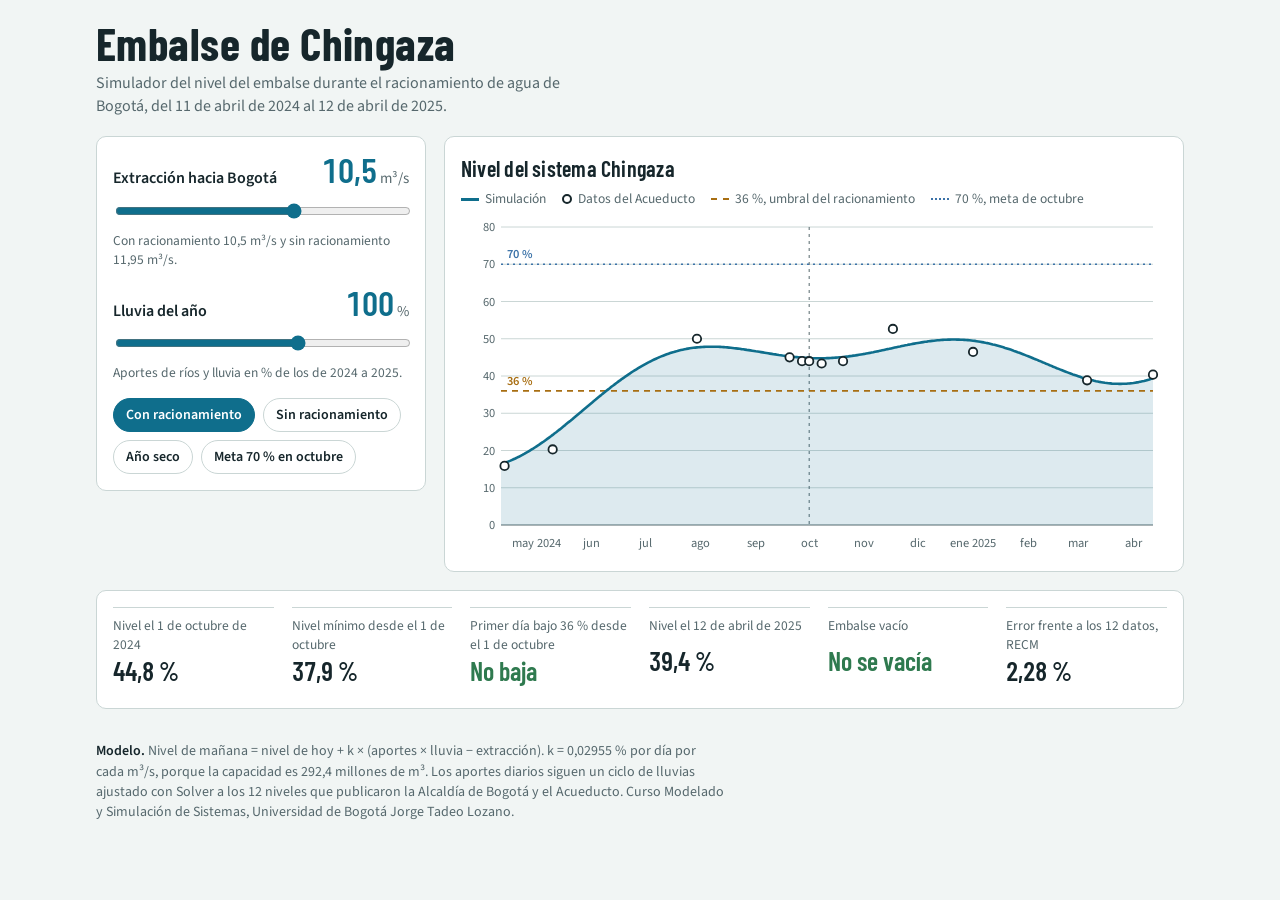
<file: chingaza/index.html>
<!doctype html>
<html lang="es">
<head>
<meta charset="utf-8">
<meta name="viewport" content="width=device-width, initial-scale=1, viewport-fit=cover">
<title>Simulador Chingaza</title>
<link rel="preconnect" href="https://fonts.googleapis.com">
<link rel="stylesheet" href="https://fonts.googleapis.com/css2?family=Barlow+Condensed:wght@500;600;700&family=Source+Sans+3:wght@400;600&display=swap">
<style>
/* Layout. Boletín hidrológico de una sola pantalla. Controles y salidas a la izquierda, curva del embalse a la derecha; en celular todo en una columna. */
:root {
  --bg: #F1F5F4;
  --panel: #FFFFFF;
  --fg: #16262B;
  --muted: #56686D;
  --line: #CAD6D5;
  --water: #0F6E8C;
  --water-soft: rgba(15, 110, 140, 0.14);
  --gold: #A86E12;
  --sky: #3B72A8;
  --danger: #B23E2B;
  --ok: #2F7A4F;
  --display: "Barlow Condensed", "Arial Narrow", "Roboto Condensed", sans-serif;
  --body: "Source Sans 3", "Segoe UI", "Helvetica Neue", Arial, sans-serif;
}
@media (prefers-color-scheme: dark) {
  :root:not([data-theme="light"]) {
    --bg: #0E181B; --panel: #15242A; --fg: #E2ECEC; --muted: #93A6AA; --line: #2B3E44;
    --water: #5DB6D3; --water-soft: rgba(93, 182, 211, 0.16); --gold: #E2A84A; --sky: #8CB6E6;
    --danger: #EC7A62; --ok: #6CC08D; color-scheme: dark;
  }
}
:root[data-theme="dark"] {
  --bg: #0E181B; --panel: #15242A; --fg: #E2ECEC; --muted: #93A6AA; --line: #2B3E44;
  --water: #5DB6D3; --water-soft: rgba(93, 182, 211, 0.16); --gold: #E2A84A; --sky: #8CB6E6;
  --danger: #EC7A62; --ok: #6CC08D; color-scheme: dark;
}
* { box-sizing: border-box; }
body { margin: 0; background: var(--bg); color: var(--fg); font-family: var(--body); font-size: 16px; line-height: 1.45; }
.wrap { max-width: 1120px; margin: 0 auto; padding-inline: 16px; padding-block: 20px 28px; display: grid; gap: 18px; }
header h1 { font-family: var(--display); font-weight: 700; font-size: clamp(30px, 6vw, 46px); line-height: 1; margin: 0; letter-spacing: 0.01em; text-wrap: balance; }
header p { margin: 6px 0 0; color: var(--muted); max-width: 62ch; }
.grid { display: grid; grid-template-columns: minmax(0, 330px) minmax(0, 1fr); gap: 18px; align-items: start; }
@media (max-width: 820px) { .grid { grid-template-columns: minmax(0, 1fr); } }
.panel { background: var(--panel); border: 1px solid var(--line); border-radius: 10px; padding: 16px; min-width: 0; }
.side { display: grid; gap: 18px; }
.ctrl { display: grid; gap: 4px; }
.ctrl + .ctrl { margin-top: 16px; }
.ctrl label { font-weight: 600; }
.ctrl .row { display: flex; align-items: baseline; justify-content: space-between; gap: 12px; }
.big { font-family: var(--display); font-weight: 600; font-size: 34px; line-height: 1; font-variant-numeric: tabular-nums; color: var(--water); }
.unit { font-size: 15px; color: var(--muted); font-family: var(--body); font-weight: 400; }
.hint { font-size: 13.5px; color: var(--muted); }
input[type="range"] { width: 100%; accent-color: var(--water); height: 28px; }
input[type="range"]:focus-visible { outline: 2px solid var(--water); outline-offset: 2px; }
.chips { display: flex; flex-wrap: wrap; gap: 8px; margin-top: 16px; }
.chips button { font: 600 14px var(--body); color: var(--fg); background: transparent; border: 1px solid var(--line); border-radius: 999px; padding: 6px 12px; cursor: pointer; }
.chips button:hover { border-color: var(--water); }
.chips button[aria-pressed="true"] { background: var(--water); border-color: var(--water); color: var(--panel); }
.chips button:focus-visible { outline: 2px solid var(--water); outline-offset: 2px; }
.outs { display: grid; grid-template-columns: repeat(auto-fit, minmax(150px, 1fr)); gap: 10px 18px; }
.out { display: grid; gap: 2px; padding-block: 8px; border-top: 1px solid var(--line); }
.out .k { font-size: 13.5px; color: var(--muted); }
.out .v { font-family: var(--display); font-weight: 600; font-size: 26px; line-height: 1.05; font-variant-numeric: tabular-nums; }
.out .v.warn { color: var(--gold); }
.out .v.bad { color: var(--danger); }
.out .v.good { color: var(--ok); }
.chart h2 { font-family: var(--display); font-weight: 600; font-size: 22px; margin: 0 0 4px; letter-spacing: 0.01em; }
.legend { display: flex; flex-wrap: wrap; gap: 6px 16px; font-size: 13.5px; color: var(--muted); margin-bottom: 6px; }
.legend span { display: inline-flex; align-items: center; gap: 6px; }
.sw { width: 18px; height: 0; border-top: 3px solid var(--water); display: inline-block; }
.sw.dot { width: 10px; height: 10px; border: 2px solid var(--fg); border-radius: 50%; background: var(--panel); }
.sw.gold { border-top: 2px dashed var(--gold); }
.sw.sky { border-top: 2px dotted var(--sky); }
#plot { width: 100%; display: block; }
#plot text { font-family: var(--body); fill: var(--muted); font-size: 12.5px; }
#plot .axis { stroke: var(--muted); stroke-width: 1; }
#plot .grid { stroke: var(--line); stroke-width: 1; }
#plot .lvl { fill: none; stroke: var(--water); stroke-width: 2.6; stroke-linejoin: round; }
#plot .area { fill: var(--water-soft); stroke: none; }
#plot .u36 { stroke: var(--gold); stroke-width: 1.6; stroke-dasharray: 6 5; }
#plot .u70 { stroke: var(--sky); stroke-width: 1.6; stroke-dasharray: 2 4; }
#plot .oct { stroke: var(--muted); stroke-width: 1; stroke-dasharray: 3 4; }
#plot .dato { fill: var(--panel); stroke: var(--fg); stroke-width: 1.8; }
#plot .lab36 { fill: var(--gold); font-weight: 600; }
#plot .lab70 { fill: var(--sky); font-weight: 600; }
.model { font-size: 14px; color: var(--muted); max-width: 90ch; }
.model b { color: var(--fg); font-weight: 600; }
@media (prefers-reduced-motion: no-preference) { .chips button { transition: background 0.15s, border-color 0.15s; } }
</style>
</head>
<body>


<div class="wrap">
  <header>
    <h1>Embalse de Chingaza</h1>
    <p>Simulador del nivel del embalse durante el racionamiento de agua de Bogotá, del 11 de abril de 2024 al 12 de abril de 2025.</p>
  </header>

  <div class="grid">
    <section class="panel" aria-label="Controles">
        <div class="ctrl">
          <div class="row"><label for="qe">Extracción hacia Bogotá</label><span class="big" id="qeV">10,5<span class="unit"> m³/s</span></span></div>
          <input id="qe" type="range" min="5" max="14" step="0.05" value="10.5">
          <span class="hint">Con racionamiento 10,5 m³/s y sin racionamiento 11,95 m³/s.</span>
        </div>
        <div class="ctrl">
          <div class="row"><label for="ll">Lluvia del año</label><span class="big" id="llV">100<span class="unit"> %</span></span></div>
          <input id="ll" type="range" min="50" max="130" step="1" value="100">
          <span class="hint">Aportes de ríos y lluvia en % de los de 2024 a 2025.</span>
        </div>
        <div class="chips" role="group" aria-label="Escenarios">
          <button type="button" id="sc1" data-qe="10.5" data-ll="100">Con racionamiento</button>
          <button type="button" id="sc2" data-qe="11.95" data-ll="100">Sin racionamiento</button>
          <button type="button" id="sc3" data-qe="10.5" data-ll="80">Año seco</button>
          <button type="button" id="sc4" data-qe="5.55" data-ll="100">Meta 70 % en octubre</button>
        </div>
      </section>

    <section class="panel chart" aria-label="Gráfica del nivel">
      <h2>Nivel del sistema Chingaza</h2>
      <div class="legend">
        <span><i class="sw"></i>Simulación</span>
        <span><i class="sw dot"></i>Datos del Acueducto</span>
        <span><i class="sw gold"></i>36 %, umbral del racionamiento</span>
        <span><i class="sw sky"></i>70 %, meta de octubre</span>
      </div>
      <div id="box"><svg id="plot" role="img" aria-label="Nivel del embalse en porcentaje de la capacidad durante un año"></svg></div>
    </section>
  </div>

  <section class="panel" aria-label="Resultados">
        <div class="outs" aria-live="polite">
          <div class="out"><span class="k">Nivel el 1 de octubre de 2024</span><span class="v" id="o1">0</span></div>
          <div class="out"><span class="k">Nivel mínimo desde el 1 de octubre</span><span class="v" id="o2">0</span></div>
          <div class="out"><span class="k">Primer día bajo 36 % desde el 1 de octubre</span><span class="v" id="o3">0</span></div>
          <div class="out"><span class="k">Nivel el 12 de abril de 2025</span><span class="v" id="o4">0</span></div>
          <div class="out"><span class="k">Embalse vacío</span><span class="v" id="o5">0</span></div>
          <div class="out"><span class="k">Error frente a los 12 datos, RECM</span><span class="v" id="o6">0</span></div>
        </div>
      </section>

  <p class="model"><b>Modelo.</b> Nivel de mañana = nivel de hoy + k × (aportes × lluvia − extracción). k = 0,02955 % por día por cada m³/s, porque la capacidad es 292,4 millones de m³. Los aportes diarios siguen un ciclo de lluvias ajustado con Solver a los 12 niveles que publicaron la Alcaldía de Bogotá y el Acueducto. Curso Modelado y Simulación de Sistemas, Universidad de Bogotá Jorge Tadeo Lozano.</p>
</div>

<script>
(function () {
  "use strict";
  var N0 = 16.32, VMAX = 118e6 / 0.4036, K = 100 * 86400 / VMAX;
  var A = 0.0628, B1 = 0.1626, T1 = 64.6, B2 = 0.188, T2 = 41.6, QFIT = 10.5;
  var W = 2 * Math.PI / 365, DIAS = 366, OCT = 173;
  var TD = [2, 29, 110, 162, 169, 173, 180, 192, 220, 265, 329, 366];
  var ND = [15.87, 20.28, 50.00, 45.01, 43.98, 43.97, 43.36, 43.98, 52.63, 46.45, 38.84, 40.36];
  var MESES = ["enero", "febrero", "marzo", "abril", "mayo", "junio", "julio", "agosto", "septiembre", "octubre", "noviembre", "diciembre"];
  var CORTO = ["ene", "feb", "mar", "abr", "may", "jun", "jul", "ago", "sep", "oct", "nov", "dic"];
  var D0 = Date.UTC(2024, 3, 11);

  function qa(t) { return (A + B1 * Math.cos(W * (t - T1)) + B2 * Math.cos(2 * W * (t - T2))) / K + QFIT; }
  function simular(qe, ll) {
    var n = [N0];
    for (var d = 0; d < DIAS; d++) {
      var x = n[d] + K * (ll / 100 * qa(d) - qe);
      n.push(Math.min(100, Math.max(0, x)));
    }
    return n;
  }
  function fecha(d, corto) {
    var f = new Date(D0 + d * 86400000);
    return corto ? CORTO[f.getUTCMonth()] : f.getUTCDate() + " de " + MESES[f.getUTCMonth()] + " de " + f.getUTCFullYear();
  }
  function num(v, k) { return v.toFixed(k).replace(".", ",").replace("-", "−"); }

  var qe = document.getElementById("qe"), ll = document.getElementById("ll");
  var svg = document.getElementById("plot"), box = document.getElementById("box");
  var NS = "http://www.w3.org/2000/svg";

  function el(tag, attrs, txt) {
    var e = document.createElementNS(NS, tag);
    for (var k in attrs) e.setAttribute(k, attrs[k]);
    if (txt !== undefined) e.textContent = txt;
    svg.appendChild(e);
    return e;
  }

  function dibujar(n) {
    var w = Math.max(300, box.clientWidth), h = w < 560 ? 260 : 340;
    var L = 40, R = 14, T = 12, Bm = 30;
    var ymax = Math.max(80, Math.ceil(Math.max.apply(null, n) / 10) * 10);
    svg.setAttribute("viewBox", "0 0 " + w + " " + h);
    svg.setAttribute("height", h);
    while (svg.firstChild) svg.removeChild(svg.firstChild);
    var X = function (d) { return L + (w - L - R) * d / DIAS; };
    var Y = function (v) { return T + (h - T - Bm) * (1 - v / ymax); };
    for (var v = 0; v <= ymax; v += 10) {
      el("line", { x1: L, x2: w - R, y1: Y(v), y2: Y(v), "class": v === 0 ? "axis" : "grid" });
      el("text", { x: L - 6, y: Y(v) + 4, "text-anchor": "end" }, String(v));
    }
    var ticks = [20, 51, 81, 112, 143, 173, 204, 234, 265, 296, 324, 355];
    ticks.forEach(function (d, i) {
      var f = new Date(D0 + d * 86400000);
      var lab = CORTO[f.getUTCMonth()] + ((i === 0 || f.getUTCMonth() === 0) ? " " + f.getUTCFullYear() : "");
      if (w < 560 && i % 2 === 1) return;
      el("text", { x: X(d), y: h - 8, "text-anchor": "middle" }, lab);
    });
    el("line", { x1: X(OCT), x2: X(OCT), y1: T, y2: Y(0), "class": "oct" });
    var pts = n.map(function (v, d) { return X(d).toFixed(1) + "," + Y(v).toFixed(1); });
    el("path", { d: "M" + X(0) + "," + Y(0) + " L" + pts.join(" L") + " L" + X(DIAS) + "," + Y(0) + " Z", "class": "area" });
    el("line", { x1: L, x2: w - R, y1: Y(36), y2: Y(36), "class": "u36" });
    el("line", { x1: L, x2: w - R, y1: Y(70), y2: Y(70), "class": "u70" });
    el("text", { x: L + 6, y: Y(36) - 6, "text-anchor": "start", "class": "lab36" }, "36 %");
    el("text", { x: L + 6, y: Y(70) - 6, "text-anchor": "start", "class": "lab70" }, "70 %");
    el("polyline", { points: pts.join(" "), "class": "lvl" });
    TD.forEach(function (t, i) { el("circle", { cx: X(t), cy: Y(ND[i]), r: 4.2, "class": "dato" }); });
  }

  function salidas(n) {
    var o1 = n[OCT], o2 = Math.min.apply(null, n.slice(OCT)), o4 = n[DIAS];
    var d36 = -1, d0 = -1, i;
    for (i = OCT; i <= DIAS; i++) if (n[i] < 36) { d36 = i; break; }
    for (i = 0; i <= DIAS; i++) if (n[i] <= 0) { d0 = i; break; }
    var s = 0; TD.forEach(function (t, j) { s += Math.pow(n[t] - ND[j], 2); });
    var set = function (id, txt, cls) { var e = document.getElementById(id); e.textContent = txt; e.className = "v" + (cls ? " " + cls : ""); };
    set("o1", num(o1, 1) + " %", o1 >= 70 ? "good" : (o1 < 36 ? "warn" : ""));
    set("o2", num(o2, 1) + " %", o2 <= 0 ? "bad" : (o2 < 36 ? "warn" : ""));
    set("o3", d36 < 0 ? "No baja" : fecha(d36), d36 < 0 ? "good" : "warn");
    set("o4", num(o4, 1) + " %", "");
    set("o5", d0 < 0 ? "No se vacía" : fecha(d0), d0 < 0 ? "good" : "bad");
    set("o6", num(Math.sqrt(s / TD.length), 2) + " %", "");
  }

  function actualizar() {
    var q = parseFloat(qe.value), l = parseFloat(ll.value);
    document.getElementById("qeV").firstChild.nodeValue = num(q, 2).replace(/0$/, "");
    document.getElementById("llV").firstChild.nodeValue = String(l);
    document.querySelectorAll(".chips button").forEach(function (b) {
      var on = Math.abs(parseFloat(b.dataset.qe) - q) < 0.001 && Math.abs(parseFloat(b.dataset.ll) - l) < 0.001;
      b.setAttribute("aria-pressed", on ? "true" : "false");
    });
    var n = simular(q, l);
    dibujar(n); salidas(n);
  }

  qe.addEventListener("input", actualizar);
  ll.addEventListener("input", actualizar);
  document.querySelectorAll(".chips button").forEach(function (b) {
    b.addEventListener("click", function () { qe.value = b.dataset.qe; ll.value = b.dataset.ll; actualizar(); });
  });
  if (window.ResizeObserver) new ResizeObserver(function () { actualizar(); }).observe(box);
  else window.addEventListener("resize", actualizar);
  actualizar();
})();
</script>

</body>
</html>
</file>
